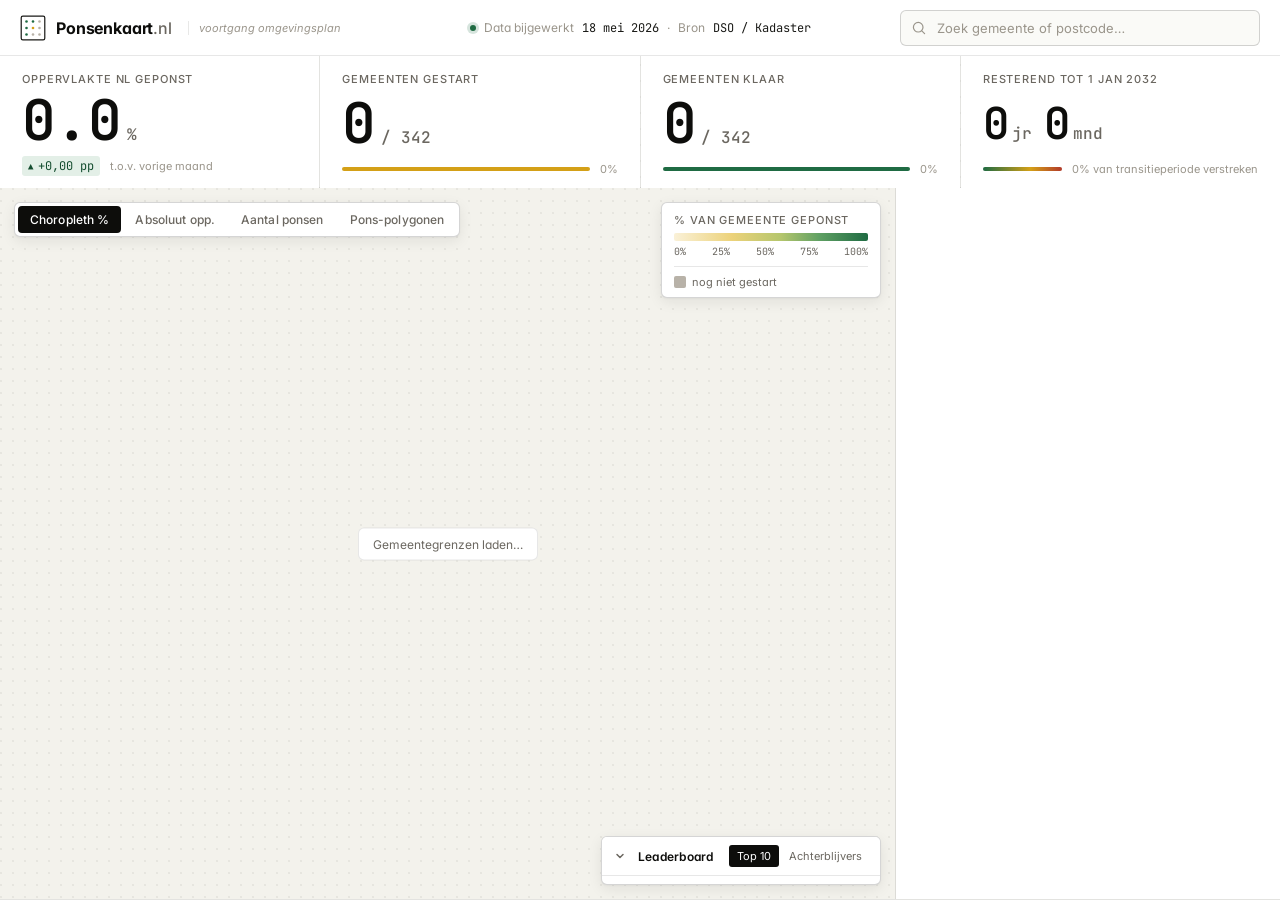
<file: Ponsenkaart.html>
<!DOCTYPE html>
<html lang="nl">
<head>
<meta charset="utf-8">
<meta name="viewport" content="width=device-width,initial-scale=1">
<title>Ponsenkaart.nl — voortgang Omgevingsplan</title>
<link rel="preconnect" href="https://fonts.googleapis.com">
<link rel="preconnect" href="https://fonts.gstatic.com" crossorigin>
<link href="https://fonts.googleapis.com/css2?family=Inter:wght@400;500;600;700&family=JetBrains+Mono:wght@400;500;600;700&display=swap" rel="stylesheet">
<link rel="stylesheet" href="styles.css">
</head>
<body>

<header class="topbar">
  <a class="brand" href="#/">
    <svg class="brand-mark" viewBox="0 0 32 32" aria-hidden="true">
      <rect x="1.5" y="1.5" width="29" height="29" rx="2" fill="none" stroke="#1a1a17" stroke-width="1.5"/>
      <circle cx="8" cy="8" r="1.6" fill="#1F6B43"/>
      <circle cx="16" cy="8" r="1.6" fill="#1F6B43"/>
      <circle cx="24" cy="8" r="1.6" fill="#B8B2A8"/>
      <circle cx="8" cy="16" r="1.6" fill="#1F6B43"/>
      <circle cx="16" cy="16" r="1.6" fill="#D4A017"/>
      <circle cx="24" cy="16" r="1.6" fill="#B8B2A8"/>
      <circle cx="8" cy="24" r="1.6" fill="#1F6B43"/>
      <circle cx="16" cy="24" r="1.6" fill="#B8B2A8"/>
      <circle cx="24" cy="24" r="1.6" fill="#B8B2A8"/>
    </svg>
    <span class="brand-name">Ponsenkaart<span class="brand-tld">.nl</span></span>
    <span class="brand-tag">voortgang omgevingsplan</span>
  </a>

  <div class="data-meta">
    <span class="meta-dot" aria-hidden="true"></span>
    <span class="meta-label">Data bijgewerkt</span>
    <span class="meta-value" id="lastUpdate">18 mei 2026</span>
    <span class="meta-sep">·</span>
    <span class="meta-label">Bron</span>
    <span class="meta-value">DSO / Kadaster</span>
  </div>

  <div class="search">
    <svg viewBox="0 0 20 20" aria-hidden="true" class="search-icon">
      <circle cx="9" cy="9" r="6" fill="none" stroke="currentColor" stroke-width="1.5"/>
      <path d="M13.5 13.5 L17 17" stroke="currentColor" stroke-width="1.5" stroke-linecap="round"/>
    </svg>
    <input id="search" type="text" placeholder="Zoek gemeente of postcode…" autocomplete="off">
    <div class="search-results" id="searchResults" hidden></div>
  </div>
</header>

<section class="kpis" id="kpis">
  <div class="kpi">
    <div class="kpi-label">Oppervlakte NL geponst</div>
    <div class="kpi-value"><span id="kpiPct">0.0</span><span class="kpi-unit">%</span></div>
    <div class="kpi-foot">
      <span class="delta up" id="kpiPctDelta">+0,00 pp</span>
      <span class="kpi-foot-note">t.o.v. vorige maand</span>
    </div>
  </div>

  <div class="kpi">
    <div class="kpi-label">Gemeenten gestart</div>
    <div class="kpi-value"><span id="kpiStarted">0</span><span class="kpi-unit">/ 342</span></div>
    <div class="kpi-foot">
      <div class="bar"><div class="bar-fill bar-fill-yellow" id="kpiStartedBar"></div></div>
      <span class="kpi-foot-note" id="kpiStartedPct">0%</span>
    </div>
  </div>

  <div class="kpi">
    <div class="kpi-label">Gemeenten klaar</div>
    <div class="kpi-value"><span id="kpiDone">0</span><span class="kpi-unit">/ 342</span></div>
    <div class="kpi-foot">
      <div class="bar"><div class="bar-fill bar-fill-green" id="kpiDoneBar"></div></div>
      <span class="kpi-foot-note" id="kpiDonePct">0%</span>
    </div>
  </div>

  <div class="kpi">
    <div class="kpi-label">Resterend tot 1 jan 2032</div>
    <div class="kpi-value kpi-countdown">
      <span id="kpiYears">0</span><span class="kpi-unit">jr</span>
      <span id="kpiMonths">0</span><span class="kpi-unit">mnd</span>
    </div>
    <div class="kpi-foot">
      <div class="bar"><div class="bar-fill bar-fill-time" id="kpiTimeBar"></div></div>
      <span class="kpi-foot-note" id="kpiTimePct">0% van transitieperiode verstreken</span>
    </div>
  </div>
</section>

<main class="layout">
  <section class="map-region">
    <div id="map"></div>

    <div class="map-overlay map-toggle" role="tablist" aria-label="Kaart-weergave">
      <button class="seg active" data-mode="pct" role="tab" aria-selected="true">Choropleth %</button>
      <button class="seg" data-mode="abs" role="tab" aria-selected="false">Absoluut opp.</button>
      <button class="seg" data-mode="cnt" role="tab" aria-selected="false">Aantal ponsen</button>
      <button class="seg" data-mode="pons" role="tab" aria-selected="false">Pons-polygonen</button>
    </div>

    <div class="map-overlay legend">
      <div class="legend-title" id="legendTitle">% van gemeente geponst</div>
      <div class="legend-bar" id="legendBar"></div>
      <div class="legend-scale" id="legendScale">
        <span>0%</span><span>25%</span><span>50%</span><span>75%</span><span>100%</span>
      </div>
      <div class="legend-extra">
        <span class="sw sw-gray"></span> nog niet gestart
      </div>
    </div>

    <div class="map-overlay tooltip" id="tooltip" hidden>
      <div class="tt-name" id="ttName">—</div>
      <div class="tt-row"><span>% geponst</span><b id="ttPct">—</b></div>
      <div class="tt-row"><span>Δ vorige mnd</span><b id="ttDelta">—</b></div>
      <div class="tt-row"><span>Ponsen</span><b id="ttCount">—</b></div>
    </div>

    <div class="map-overlay leaderboard" id="leaderboard">
      <header class="lb-head">
        <button class="lb-toggle" id="lbToggle" aria-expanded="true">
          <svg viewBox="0 0 12 12" aria-hidden="true"><path d="M3 4.5L6 7.5L9 4.5" stroke="currentColor" fill="none" stroke-width="1.5" stroke-linecap="round" stroke-linejoin="round"/></svg>
        </button>
        <span class="lb-title">Leaderboard</span>
        <div class="lb-tabs">
          <button class="lb-tab active" data-lb="top">Top 10</button>
          <button class="lb-tab" data-lb="bot">Achterblijvers</button>
        </div>
      </header>
      <ol class="lb-list" id="lbList"></ol>
    </div>

    <div class="map-status" id="mapStatus">Kaart laden…</div>
  </section>

  <aside class="panel" id="panel">
    <!-- filled by JS -->
  </aside>
</main>

<script>
  // OCD-API configuratie. Productie overschrijft dit met de echte
  // hostname (zie deploy-instructies); lokaal dev draait OCD-API op :8001.
  window.OCD_API_BASE = window.OCD_API_BASE || 'http://localhost:8001';
  window.OCD_API_KEY  = window.OCD_API_KEY  || '';
</script>
<script src="data.js"></script>
<script src="map.js"></script>
<script src="app.js"></script>
</body>
</html>
</file>
<file: styles.css>
/* ---------- Tokens ---------- */
:root {
  --bg: #FAFAF7;
  --bg-card: #FFFFFF;
  --bg-sunk: #F3F2EC;
  --ink: #1a1a17;
  --ink-strong: #0d0d0b;
  --ink-muted: #6B6760;
  --ink-faint: #9A958B;
  --line: rgba(26,26,23,0.10);
  --line-strong: rgba(26,26,23,0.18);
  --green: #1F6B43;
  --green-deep: #144d2f;
  --green-soft: #E3EFE7;
  --yellow: #D4A017;
  --yellow-soft: #FAF1D8;
  --gray: #B8B2A8;
  --gray-soft: #E8E5DD;
  --red: #B23A2A;
  --shadow-sm: 0 1px 2px rgba(26,26,23,0.06);
  --shadow-md: 0 4px 14px rgba(26,26,23,0.08), 0 1px 2px rgba(26,26,23,0.04);
  --radius: 6px;
  --mono: 'JetBrains Mono', ui-monospace, SFMono-Regular, Menlo, monospace;
  --sans: 'Inter', system-ui, -apple-system, 'Segoe UI', sans-serif;
  --h-top: 56px;
  --h-kpi: 132px;
}

* { box-sizing: border-box; }
html, body {
  margin: 0; padding: 0;
  background: var(--bg);
  color: var(--ink);
  font-family: var(--sans);
  font-size: 14px;
  font-feature-settings: "ss01", "cv11";
  -webkit-font-smoothing: antialiased;
  text-rendering: optimizeLegibility;
  height: 100%;
  overflow: hidden;
}
body {
  display: grid;
  grid-template-rows: var(--h-top) var(--h-kpi) 1fr;
  height: 100vh;
  /* Perforatie-hint: subtiele rasterpunten op de hele pagina */
  background-image:
    radial-gradient(circle at 1px 1px, rgba(26,26,23,0.045) 1px, transparent 1.4px);
  background-size: 16px 16px;
  background-position: 0 0;
}
button { font-family: inherit; cursor: pointer; }
input { font-family: inherit; }
a { color: inherit; text-decoration: none; }

/* ---------- Topbar ---------- */
.topbar {
  display: grid;
  grid-template-columns: minmax(260px, 1fr) auto minmax(260px, 1fr);
  align-items: center;
  gap: 24px;
  padding: 0 20px;
  background: var(--bg-card);
  border-bottom: 1px solid var(--line);
  z-index: 30;
  position: relative;
}
.brand {
  display: flex; align-items: center; gap: 10px;
  color: var(--ink-strong);
}
.brand-mark { width: 26px; height: 26px; }
.brand-name {
  font-weight: 700; font-size: 16px; letter-spacing: -0.01em;
}
.brand-tld { font-weight: 500; color: var(--ink-muted); }
.brand-tag {
  font-size: 11px;
  font-style: italic;
  color: var(--ink-faint);
  padding-left: 10px; margin-left: 6px; border-left: 1px solid var(--line);
}

.brand-info {
  position: relative;
  display: inline-flex;
  align-items: center;
  margin-left: 6px;
  color: var(--ink-faint);
  cursor: help;
}
.brand-info:hover,
.brand-info:focus-visible { color: var(--ink); outline: none; }
.brand-info-icon { width: 14px; height: 14px; display: block; }
.brand-info-text {
  visibility: hidden;
  opacity: 0;
  position: absolute;
  top: calc(100% + 10px);
  left: 0;
  width: 360px;
  max-width: calc(100vw - 32px);
  background: var(--bg-card);
  color: var(--ink);
  border: 1px solid var(--line-strong);
  border-radius: var(--radius);
  box-shadow: var(--shadow-md);
  padding: 12px 14px;
  font-size: 12px;
  font-style: normal;
  line-height: 1.55;
  letter-spacing: 0;
  text-transform: none;
  z-index: 100;
  transition: opacity .12s ease, visibility .12s;
  pointer-events: none;
}
.brand-info-text::before {
  content: "";
  position: absolute;
  top: -6px; left: 12px;
  width: 10px; height: 10px;
  background: var(--bg-card);
  border-left: 1px solid var(--line-strong);
  border-top: 1px solid var(--line-strong);
  transform: rotate(45deg);
}
.brand-info:hover .brand-info-text,
.brand-info:focus .brand-info-text,
.brand-info:focus-within .brand-info-text {
  visibility: visible;
  opacity: 1;
}

.data-meta {
  display: flex; align-items: center; gap: 8px;
  font-size: 12px; color: var(--ink-muted);
  white-space: nowrap;
}
.meta-dot {
  width: 6px; height: 6px; border-radius: 50%;
  background: var(--green);
  box-shadow: 0 0 0 3px rgba(31,107,67,0.18);
}
.meta-value {
  font-family: var(--mono);
  font-size: 12px;
  color: var(--ink);
  font-variant-numeric: tabular-nums;
}
.meta-label { color: var(--ink-faint); }
.meta-sep { color: var(--ink-faint); }

.search {
  position: relative;
  justify-self: end;
  width: 100%;
  max-width: 360px;
}
.search input {
  width: 100%;
  height: 36px;
  border: 1px solid var(--line-strong);
  border-radius: var(--radius);
  background: var(--bg);
  padding: 0 12px 0 36px;
  font-size: 13px;
  color: var(--ink);
  outline: none;
  transition: border-color .15s, box-shadow .15s;
}
.search input::placeholder { color: var(--ink-faint); }
.search input:focus {
  border-color: var(--green);
  box-shadow: 0 0 0 3px rgba(31,107,67,0.12);
  background: var(--bg-card);
}
.search-icon {
  position: absolute; left: 11px; top: 50%; transform: translateY(-50%);
  width: 16px; height: 16px; color: var(--ink-faint);
  pointer-events: none;
}
.search-results {
  position: absolute; top: calc(100% + 4px); left: 0; right: 0;
  background: var(--bg-card);
  border: 1px solid var(--line-strong);
  border-radius: var(--radius);
  box-shadow: var(--shadow-md);
  max-height: 320px;
  overflow-y: auto;
  z-index: 50;
}
.search-result {
  display: flex; align-items: center; gap: 10px;
  padding: 8px 12px;
  font-size: 13px;
  border-bottom: 1px solid var(--line);
  cursor: pointer;
}
.search-result:last-child { border-bottom: 0; }
.search-result:hover, .search-result.active { background: var(--bg-sunk); }
.search-result .sr-name { flex: 1; }
.search-result .sr-pct {
  font-family: var(--mono); font-variant-numeric: tabular-nums;
  font-size: 12px; color: var(--ink-muted);
}
.search-result .sr-prov { font-size: 11px; color: var(--ink-faint); }

/* ---------- KPIs ---------- */
.kpis {
  display: grid;
  grid-template-columns: repeat(4, 1fr);
  gap: 1px;
  background: var(--line);
  border-bottom: 1px solid var(--line);
}

/* View-navigatie (Kaart | RP-planvoorraad) — gedeeld door beide pagina's */
.viewnav {
  display: flex;
  align-items: center;
  gap: 2px;
  justify-content: center;
}
.viewnav a {
  font-size: 12px;
  font-weight: 500;
  color: var(--ink-muted);
  padding: 6px 12px;
  border-radius: 4px;
  white-space: nowrap;
}
.viewnav a:hover { background: var(--bg-sunk); color: var(--ink); }
.viewnav a.active { background: var(--ink-strong); color: var(--bg-card); }

/* Rechter topbar-groep op de kaart-view (data-meta + zoek naast elkaar) */
.topbar-right {
  display: flex;
  align-items: center;
  justify-content: flex-end;
  gap: 18px;
  min-width: 0;
}
.kpi {
  background: var(--bg-card);
  padding: 16px 22px 14px;
  display: flex; flex-direction: column; justify-content: space-between;
  min-width: 0;
}
.kpi-label {
  font-size: 11px;
  letter-spacing: 0.08em;
  text-transform: uppercase;
  color: var(--ink-muted);
  font-weight: 500;
}
.kpi-value {
  font-family: var(--mono);
  font-weight: 600;
  font-size: 56px;
  line-height: 1;
  letter-spacing: -0.02em;
  font-variant-numeric: tabular-nums;
  color: var(--ink-strong);
  display: flex; align-items: baseline; gap: 6px;
  margin-top: 6px;
}
.kpi-unit {
  font-size: 16px;
  font-weight: 500;
  color: var(--ink-muted);
  letter-spacing: 0;
}
.kpi-countdown { font-size: 44px; gap: 4px; }
.kpi-countdown .kpi-unit { margin-right: 8px; }
.kpi-foot {
  display: flex; align-items: center; gap: 10px;
  font-size: 11px; color: var(--ink-muted);
  margin-top: 8px;
}
.kpi-foot-note { font-size: 11px; color: var(--ink-faint); white-space: nowrap; }
.delta {
  font-family: var(--mono);
  font-size: 12px;
  font-variant-numeric: tabular-nums;
  padding: 2px 6px;
  border-radius: 3px;
  background: var(--green-soft);
  color: var(--green-deep);
}
.delta.up::before  { content: "▲ "; font-size: 9px; }
.delta.down { background: #F8E4DF; color: var(--red); }
.delta.down::before { content: "▼ "; font-size: 9px; }
.delta.flat { background: var(--gray-soft); color: var(--ink-muted); }
.delta.flat::before { content: "— "; }

.bar {
  flex: 1; height: 4px; background: var(--gray-soft);
  border-radius: 2px; overflow: hidden;
  min-width: 60px;
}
.bar-fill { height: 100%; transition: width .4s cubic-bezier(.2,.7,.2,1); }
.bar-fill-green  { background: var(--green); }
.bar-fill-yellow { background: var(--yellow); }
.bar-fill-time {
  /* Gradient moet relatief aan de hele balk (0% = nu, 100% = 1 jan 2032)
     gerenderd worden, niet aan de smalle fill zelf. Background-size
     wordt geschaald via --time-fraction (gezet in app.js renderKPIs):
     bij 29% verstreken zie je alleen het groene begin van de scale,
     niet de hele rood-gele compressie binnen 29% width. */
  background-image: linear-gradient(90deg, var(--green) 0%, var(--yellow) 60%, var(--red) 100%);
  background-size: calc(100% / var(--time-fraction, 1)) 100%;
  background-repeat: no-repeat;
  background-position: 0 0;
}

/* ---------- Main layout ---------- */
.layout {
  display: grid;
  grid-template-columns: minmax(0, 7fr) minmax(340px, 3fr);
  min-height: 0;
  border-bottom: 1px solid var(--line);
}
.map-region {
  position: relative;
  min-height: 0;
  background: var(--bg-sunk);
  overflow: hidden;
  border-right: 1px solid var(--line);
}
#map {
  position: absolute; inset: 0;
  background:
    radial-gradient(circle at 1px 1px, rgba(26,26,23,0.06) 1px, transparent 1.4px) 0 0 / 12px 12px,
    var(--bg-sunk);
}
.maplibregl-canvas { outline: none; }

.map-status {
  position: absolute;
  left: 50%; top: 50%;
  transform: translate(-50%, -50%);
  font-size: 12px;
  color: var(--ink-muted);
  background: var(--bg-card);
  border: 1px solid var(--line);
  padding: 8px 14px;
  border-radius: var(--radius);
  pointer-events: none;
  z-index: 5;
}
.map-status.error { color: var(--red); border-color: var(--red); }
.map-status.hidden { display: none; }

.map-overlay {
  position: absolute;
  background: var(--bg-card);
  border: 1px solid var(--line-strong);
  border-radius: var(--radius);
  box-shadow: var(--shadow-md);
  z-index: 10;
}

/* Mode toggle */
.map-toggle {
  top: 14px; left: 14px;
  display: flex;
  padding: 3px;
  gap: 2px;
}
.seg {
  border: 0; background: transparent;
  font-size: 12px; font-weight: 500;
  padding: 6px 12px;
  border-radius: 4px;
  color: var(--ink-muted);
  letter-spacing: 0.01em;
}
.seg:hover { color: var(--ink); }
.seg.active {
  background: var(--ink-strong); color: var(--bg-card);
}

/* Legend */
.legend {
  top: 14px; right: 14px;
  padding: 10px 12px 8px;
  width: 220px;
}
.legend-title {
  font-size: 11px;
  text-transform: uppercase;
  letter-spacing: 0.08em;
  color: var(--ink-muted);
  font-weight: 500;
  margin-bottom: 6px;
}
.legend-bar {
  height: 8px;
  border-radius: 2px;
  background: linear-gradient(90deg, #FAF1D8 0%, #ECD27A 30%, #B5C66D 55%, #5FA063 75%, #1F6B43 100%);
  margin-bottom: 4px;
}
.legend-scale {
  display: flex; justify-content: space-between;
  font-family: var(--mono); font-size: 10px;
  color: var(--ink-muted);
  font-variant-numeric: tabular-nums;
}
.legend-extra {
  display: flex; align-items: center; gap: 6px;
  margin-top: 8px;
  padding-top: 8px;
  border-top: 1px solid var(--line);
  font-size: 11px;
  color: var(--ink-muted);
}
.sw {
  display: inline-block;
  width: 12px; height: 12px;
  border-radius: 2px;
}
.sw-gray { background: var(--gray); }
.sw-green { background: var(--green); }
.sw-yellow { background: var(--yellow); }

/* Tooltip */
.tooltip {
  pointer-events: none;
  padding: 10px 12px;
  min-width: 180px;
  font-size: 12px;
  z-index: 20;
}
.tt-name {
  font-weight: 600;
  font-size: 13px;
  margin-bottom: 6px;
  color: var(--ink-strong);
}
.tt-row {
  display: flex; justify-content: space-between;
  padding: 2px 0;
  color: var(--ink-muted);
}
.tt-row b {
  font-family: var(--mono); font-weight: 600;
  color: var(--ink);
  font-variant-numeric: tabular-nums;
}

/* Leaderboard */
.leaderboard {
  bottom: 14px; right: 14px;
  width: 280px;
  max-height: calc(100% - 100px);
  display: flex; flex-direction: column;
  overflow: hidden;
}
.lb-head {
  display: flex; align-items: center; gap: 8px;
  padding: 8px 10px 8px 6px;
  border-bottom: 1px solid var(--line);
  background: var(--bg-card);
}
.lb-toggle {
  width: 22px; height: 22px;
  border: 0; background: transparent;
  display: grid; place-items: center;
  color: var(--ink-muted);
  border-radius: 3px;
  transition: transform .2s;
}
.lb-toggle:hover { background: var(--bg-sunk); color: var(--ink); }
.lb-toggle svg { width: 12px; height: 12px; }
.leaderboard.collapsed .lb-toggle { transform: rotate(-90deg); }
.leaderboard.collapsed .lb-list { display: none; }
.lb-title {
  font-size: 12px; font-weight: 600;
  color: var(--ink-strong);
  letter-spacing: 0.02em;
  flex: 1;
}
.lb-tabs { display: flex; gap: 2px; }
.lb-tab {
  border: 0; background: transparent;
  font-size: 11px; color: var(--ink-muted);
  padding: 4px 8px; border-radius: 3px;
}
.lb-tab:hover { background: var(--bg-sunk); color: var(--ink); }
.lb-tab.active { background: var(--ink-strong); color: var(--bg-card); }
.lb-list {
  list-style: none; margin: 0; padding: 4px 0;
  overflow-y: auto;
  font-size: 12px;
  flex: 1;
  min-height: 0;
}
.lb-row {
  display: grid;
  grid-template-columns: 22px 1fr 56px;
  align-items: center;
  gap: 8px;
  padding: 5px 12px 5px 10px;
  cursor: pointer;
  border-left: 2px solid transparent;
}
.lb-row:hover { background: var(--bg-sunk); border-left-color: var(--green); }
.lb-row.selected { background: var(--green-soft); border-left-color: var(--green); }
.lb-rank {
  font-family: var(--mono); font-size: 11px;
  color: var(--ink-faint);
  font-variant-numeric: tabular-nums;
}
.lb-name { color: var(--ink); }
.lb-pct {
  font-family: var(--mono); font-size: 11px;
  color: var(--ink-strong);
  text-align: right;
  font-variant-numeric: tabular-nums;
  display: flex; align-items: center; gap: 4px;
  justify-content: flex-end;
}
.lb-pct-dot {
  width: 6px; height: 6px; border-radius: 50%;
  background: var(--green);
}

/* ---------- Right panel ---------- */
.panel {
  background: var(--bg-card);
  overflow-y: auto;
  padding: 0;
  display: flex; flex-direction: column;
}
.panel-head {
  padding: 18px 22px 14px;
  border-bottom: 1px solid var(--line);
  position: sticky; top: 0;
  background: var(--bg-card);
  z-index: 2;
}
.panel-eyebrow {
  font-size: 11px;
  text-transform: uppercase;
  letter-spacing: 0.08em;
  color: var(--ink-faint);
  font-weight: 500;
  display: flex; align-items: center; gap: 8px;
}
.panel-back {
  border: 0; background: transparent;
  color: var(--green);
  font-size: 11px;
  text-transform: uppercase;
  letter-spacing: 0.05em;
  font-weight: 600;
  padding: 0;
  display: inline-flex; align-items: center; gap: 4px;
}
.panel-back:hover { text-decoration: underline; }
.panel-title {
  font-size: 24px;
  font-weight: 600;
  letter-spacing: -0.02em;
  margin: 6px 0 0;
  color: var(--ink-strong);
}
.panel-subtitle {
  font-size: 13px;
  color: var(--ink-muted);
  margin-top: 2px;
}

.panel-body {
  padding: 18px 22px 22px;
  flex: 1;
  display: flex; flex-direction: column;
  gap: 18px;
}

.headline-stat {
  display: flex; align-items: baseline; gap: 10px;
}
.headline-stat .hs-value {
  font-family: var(--mono);
  font-weight: 600;
  font-size: 48px;
  letter-spacing: -0.02em;
  color: var(--ink-strong);
  font-variant-numeric: tabular-nums;
  line-height: 1;
}
.headline-stat .hs-unit {
  font-size: 14px; color: var(--ink-muted); font-weight: 500;
}
.headline-stat .hs-delta { margin-left: auto; }

.stat-grid {
  display: grid;
  grid-template-columns: 1fr 1fr;
  gap: 1px;
  background: var(--line);
  border: 1px solid var(--line);
  border-radius: var(--radius);
  overflow: hidden;
}
.stat-cell {
  background: var(--bg-card);
  padding: 10px 12px;
}
.stat-cell .sc-label {
  font-size: 10px;
  text-transform: uppercase;
  letter-spacing: 0.08em;
  color: var(--ink-muted);
  font-weight: 500;
}
.stat-cell .sc-value {
  font-family: var(--mono);
  font-size: 18px;
  font-weight: 600;
  color: var(--ink-strong);
  margin-top: 4px;
  font-variant-numeric: tabular-nums;
}
.stat-cell .sc-sub {
  font-size: 11px; color: var(--ink-faint);
  margin-top: 1px;
}

.section-head {
  font-size: 11px;
  text-transform: uppercase;
  letter-spacing: 0.08em;
  color: var(--ink-muted);
  font-weight: 600;
  display: flex; align-items: center; justify-content: space-between;
  margin-bottom: 8px;
}
.chart {
  height: 130px;
  border: 1px solid var(--line);
  border-radius: var(--radius);
  background: var(--bg);
  padding: 8px 6px 4px;
  position: relative;
}
.chart svg { width: 100%; height: 100%; display: block; overflow: visible; }
.chart-axis {
  font-family: var(--mono);
  font-size: 9px;
  fill: var(--ink-faint);
  font-variant-numeric: tabular-nums;
}

/* Province bars (national view) */
.prov-list {
  display: flex; flex-direction: column;
  gap: 4px;
}
.prov-row {
  display: grid;
  grid-template-columns: 120px 1fr 48px;
  align-items: center;
  gap: 10px;
  font-size: 12px;
  padding: 3px 0;
}
.prov-name { color: var(--ink); }
.prov-bar {
  height: 6px; background: var(--gray-soft);
  border-radius: 2px; overflow: hidden;
  position: relative;
}
.prov-bar-fill {
  height: 100%;
  background: var(--green);
  border-radius: 2px;
}
.prov-pct {
  font-family: var(--mono); font-size: 11px;
  color: var(--ink-strong);
  text-align: right;
  font-variant-numeric: tabular-nums;
}

.punch-list {
  display: flex; flex-direction: column;
  border: 1px solid var(--line);
  border-radius: var(--radius);
  overflow: hidden;
}
.punch-row {
  display: grid;
  grid-template-columns: 22px 1fr auto;
  gap: 10px;
  padding: 8px 12px;
  align-items: center;
  font-size: 12px;
  border-bottom: 1px solid var(--line);
  background: var(--bg-card);
}
.punch-row:last-child { border-bottom: 0; }
.punch-idx {
  font-family: var(--mono); font-size: 10px;
  color: var(--ink-faint);
  font-variant-numeric: tabular-nums;
}
.punch-name { color: var(--ink); }
.punch-date {
  font-family: var(--mono); font-size: 11px;
  color: var(--ink-muted);
  font-variant-numeric: tabular-nums;
}

.dso-link {
  margin-top: auto;
  display: inline-flex; align-items: center; gap: 6px;
  color: var(--green);
  font-size: 13px;
  font-weight: 500;
  padding: 10px 0 0;
  border-top: 1px solid var(--line);
}
.dso-link:hover { text-decoration: underline; }

.disclaimer {
  font-size: 11px;
  color: var(--ink-faint);
  line-height: 1.5;
  padding: 12px 14px;
  background: var(--bg-sunk);
  border-radius: var(--radius);
  border: 1px dashed var(--line-strong);
}

/* ---------- Timeline ---------- */
.timeline {
  background: var(--bg-card);
  padding: 10px 20px 12px;
  display: grid;
  grid-template-rows: auto 1fr auto;
  gap: 4px;
  position: relative;
  z-index: 5;
}
.tl-head {
  display: flex; align-items: center; justify-content: space-between;
}
.tl-current {
  display: flex; align-items: baseline; gap: 8px;
}
.tl-label {
  font-size: 10px;
  text-transform: uppercase;
  letter-spacing: 0.08em;
  color: var(--ink-faint);
  font-weight: 500;
}
.tl-date {
  font-family: var(--mono);
  font-size: 16px;
  font-weight: 600;
  color: var(--ink-strong);
  letter-spacing: -0.01em;
  font-variant-numeric: tabular-nums;
}
.tl-mode {
  font-size: 10px;
  text-transform: uppercase;
  letter-spacing: 0.08em;
  padding: 2px 6px;
  border-radius: 3px;
  background: var(--green-soft);
  color: var(--green-deep);
  font-weight: 500;
}
.tl-mode[data-mode="projection"] { background: var(--yellow-soft); color: #8a6800; }
.tl-mode[data-mode="historical"] { background: var(--gray-soft); color: var(--ink-muted); }
.tl-controls { display: flex; gap: 6px; }
.tl-btn {
  border: 1px solid var(--line-strong);
  background: var(--bg-card);
  color: var(--ink);
  font-size: 11px;
  padding: 5px 10px;
  border-radius: 4px;
  display: inline-flex; align-items: center; gap: 4px;
}
.tl-btn:hover { background: var(--bg-sunk); }
.tl-btn svg { width: 10px; height: 10px; }
.tl-btn.playing svg { display: none; }
.tl-btn.playing::before {
  content: ""; width: 8px; height: 10px;
  background: linear-gradient(to right, currentColor 38%, transparent 38%, transparent 62%, currentColor 62%);
}

.tl-track {
  position: relative;
  height: 24px;
  cursor: pointer;
  user-select: none;
}
.tl-rail {
  position: absolute;
  left: 0; right: 0; top: 50%;
  transform: translateY(-50%);
  height: 6px;
  background: var(--gray-soft);
  border-radius: 3px;
  overflow: visible;
}
.tl-rail-fill {
  position: absolute; top: 0; left: 0;
  height: 100%;
  background: linear-gradient(90deg, #ECD27A 0%, #B5C66D 50%, var(--green) 100%);
  border-radius: 3px;
}
.tl-rail-projection {
  position: absolute; top: 0;
  height: 100%;
  background: repeating-linear-gradient(
    45deg,
    var(--gray-soft) 0 4px,
    transparent 4px 8px
  );
  border-radius: 3px;
  opacity: 0.8;
}
.tl-ticks {
  position: absolute;
  left: 0; right: 0; top: 0; bottom: 0;
  pointer-events: none;
}
.tl-tick {
  position: absolute;
  top: 50%; transform: translate(-50%, -50%);
  width: 1px; height: 12px;
  background: rgba(26,26,23,0.12);
}
.tl-tick.major { height: 16px; background: rgba(26,26,23,0.25); }
.tl-marker {
  position: absolute;
  top: 50%; transform: translate(-50%, -50%);
  width: 2px; height: 18px;
  background: var(--ink-strong);
  pointer-events: none;
}
.tl-marker::after {
  content: attr(title);
  position: absolute;
  top: -16px;
  left: 50%;
  transform: translateX(-50%);
  font-family: var(--mono);
  font-size: 9px;
  color: var(--ink-muted);
  white-space: nowrap;
  text-transform: uppercase;
  letter-spacing: 0.05em;
}
.tl-marker-deadline { background: var(--red); }
.tl-marker-deadline::after { color: var(--red); }
.tl-handle {
  position: absolute;
  top: 50%;
  transform: translate(-50%, -50%);
  width: 18px; height: 18px;
  background: var(--green);
  border: 2px solid var(--bg-card);
  border-radius: 50%;
  box-shadow: 0 1px 3px rgba(0,0,0,0.25);
  padding: 0;
  z-index: 4;
}
.tl-handle:hover { transform: translate(-50%, -50%) scale(1.1); }
.tl-handle:active { cursor: grabbing; }

.tl-axis {
  display: flex;
  justify-content: space-between;
  font-family: var(--mono);
  font-size: 10px;
  color: var(--ink-faint);
  font-variant-numeric: tabular-nums;
  padding: 0 2px;
}
.tl-axis span.deadline { color: var(--red); }
.tl-axis span.now { color: var(--ink-strong); font-weight: 600; }

/* ---------- Scrollbar styling ---------- */
.panel::-webkit-scrollbar,
.lb-list::-webkit-scrollbar,
.search-results::-webkit-scrollbar { width: 8px; }
.panel::-webkit-scrollbar-thumb,
.lb-list::-webkit-scrollbar-thumb,
.search-results::-webkit-scrollbar-thumb {
  background: var(--gray-soft); border-radius: 4px;
}
.panel::-webkit-scrollbar-thumb:hover,
.lb-list::-webkit-scrollbar-thumb:hover {
  background: var(--gray);
}

/* ---------- Tiny utilities ---------- */
.kv {
  display: flex; justify-content: space-between; align-items: baseline;
  font-size: 12px; padding: 4px 0;
  border-bottom: 1px dashed var(--line);
}
.kv:last-child { border-bottom: 0; }
.kv .k { color: var(--ink-muted); }
.kv .v {
  font-family: var(--mono); font-variant-numeric: tabular-nums;
  color: var(--ink-strong);
}

/* mute MapLibre attribution */
.maplibregl-ctrl-attrib {
  font-size: 10px !important;
  background: rgba(255,255,255,0.85) !important;
}

@media (max-width: 1100px) {
  .kpi-value { font-size: 44px; }
  .kpi-countdown { font-size: 36px; }
  .brand-tag { display: none; }
}
</file>
